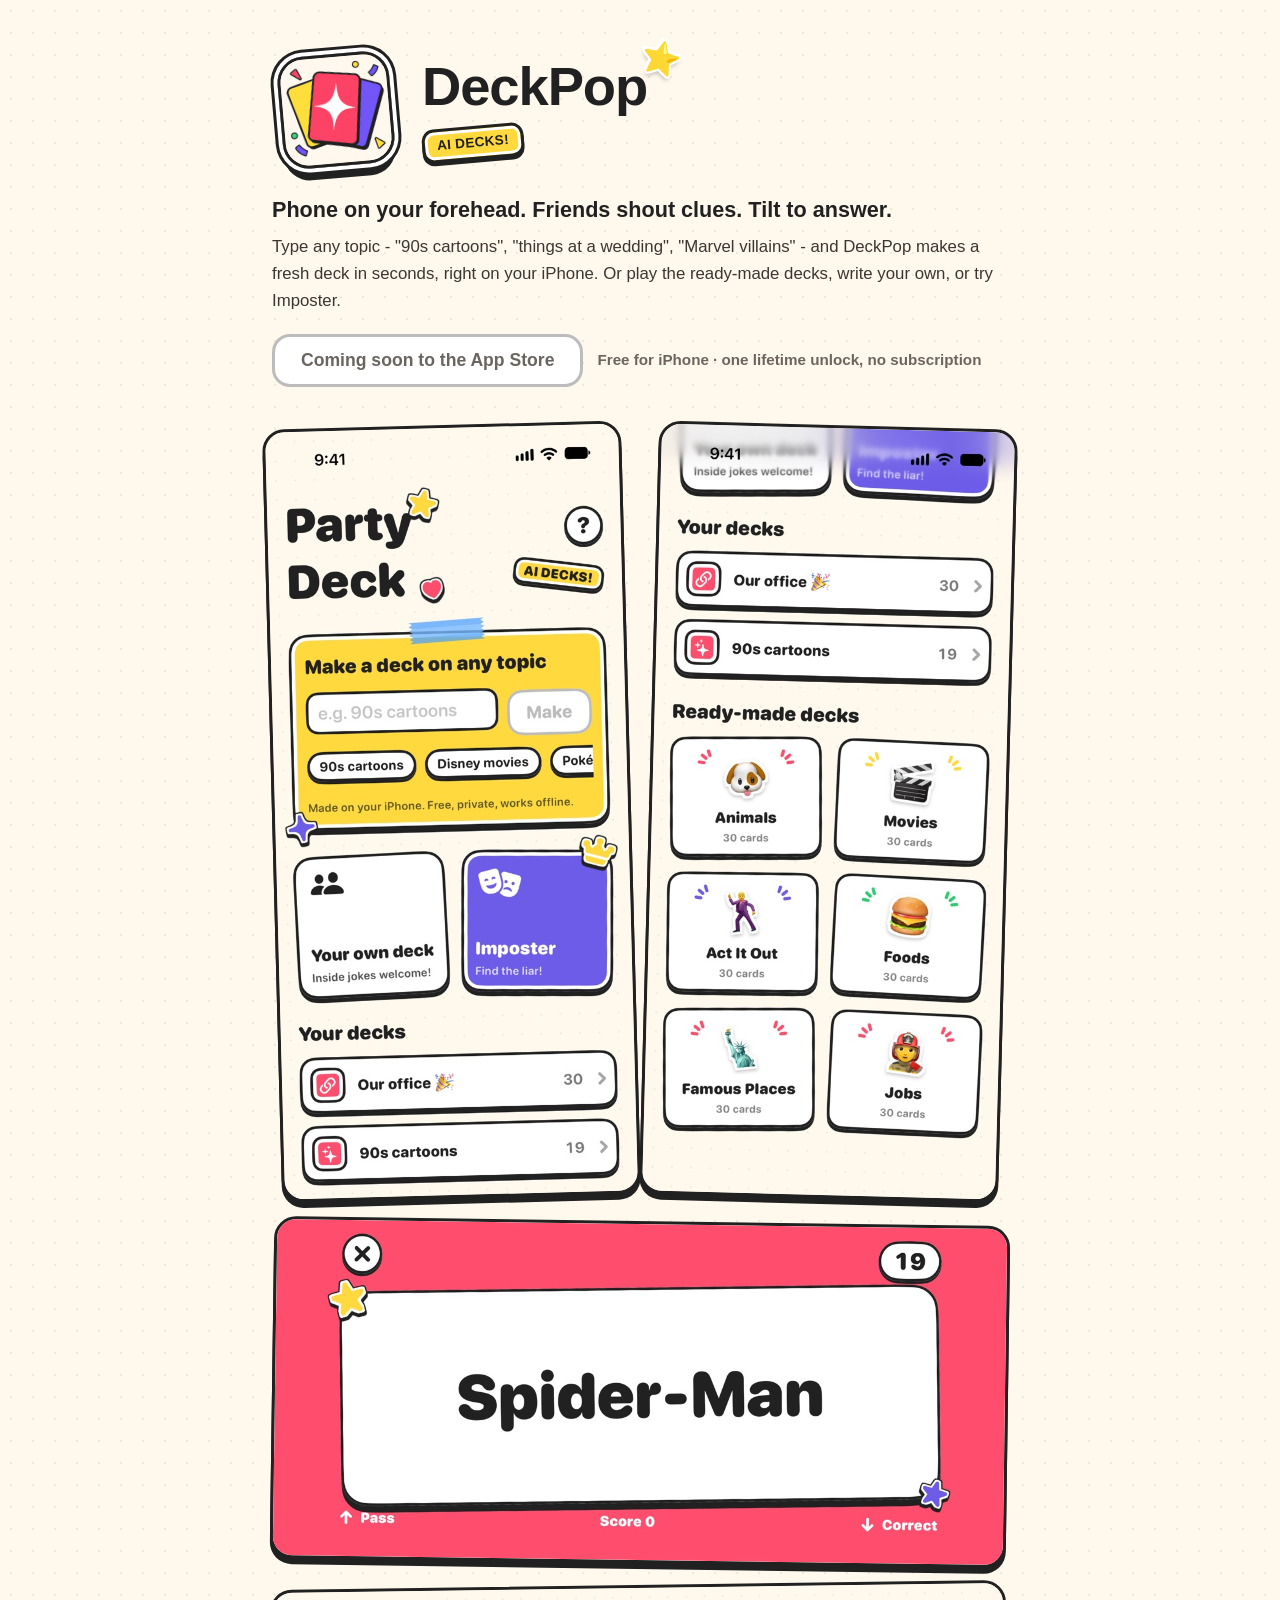
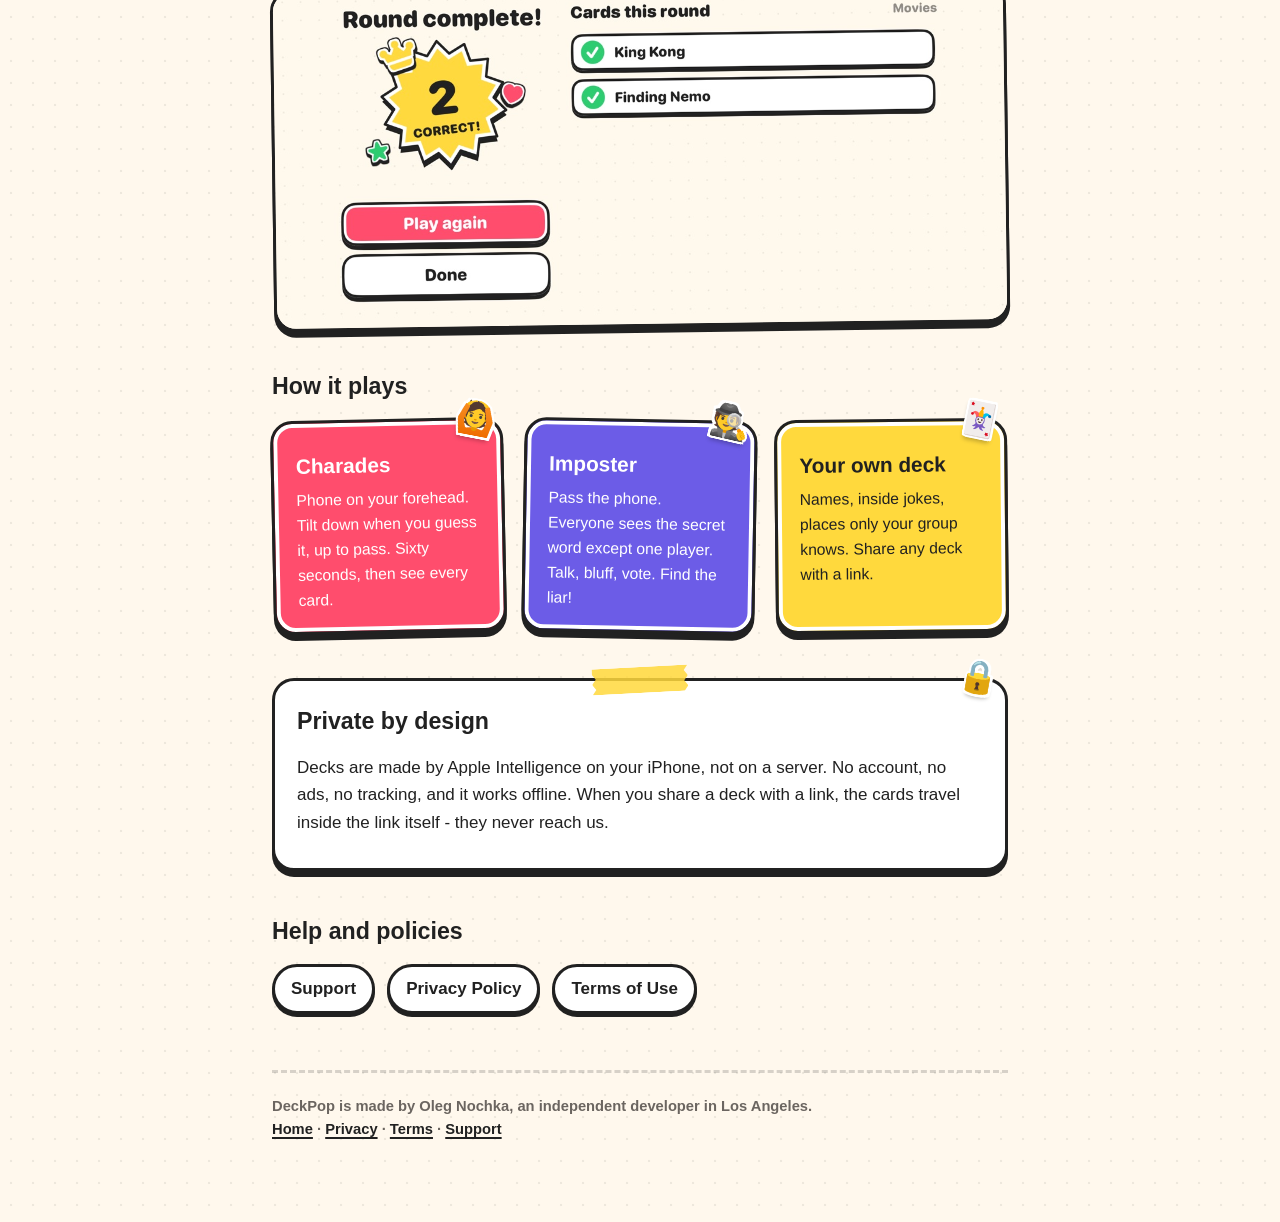
<file: index.html>
<!doctype html>
<html lang="en">
<head>
<meta charset="utf-8">
<meta name="viewport" content="width=device-width, initial-scale=1">
<title>DeckPop - charades and imposter with AI decks</title>
<meta name="description" content="Heads-up style charades and imposter, with AI decks on any topic made on your iPhone. No subscription.">
<meta property="og:type" content="website">
<meta property="og:url" content="https://pacificfrontdesk.github.io/deckpop/">
<meta property="og:title" content="DeckPop - charades and imposter with AI decks">
<meta property="og:image" content="https://pacificfrontdesk.github.io/deckpop/img/icon.jpg">
<meta name="twitter:card" content="summary">
<meta property="og:description" content="Phone on your forehead, tilt to answer. Decks on any topic, made on your iPhone.">
<link rel="icon" href="img/icon.jpg">
<link rel="apple-touch-icon" href="img/icon.jpg">
<link rel="stylesheet" href="style.css">
</head>
<body>
<main>
<div class="hero">
  <img class="icon" src="img/icon.jpg" width="112" height="112" alt="DeckPop app icon: a fan of pink, yellow and purple cards with a white sparkle">
  <div>
    <div class="title"><h1>DeckPop</h1><span class="doodle">⭐</span></div>
    <span class="sticker">AI decks!</span>
  </div>
</div>

<p class="tagline">Phone on your forehead. Friends shout clues. Tilt to answer.</p>
<p class="lead">Type any topic - "90s cartoons", "things at a wedding", "Marvel villains" - and DeckPop
makes a fresh deck in seconds, right on your iPhone. Or play the ready-made decks, write your own,
or try Imposter.</p>
<div class="cta-row">
  <!-- At launch, swap for: <a class="btn" href="https://apps.apple.com/app/idXXXXXXXXXX">Get it on the App Store</a> -->
  <span class="btn soon">Coming soon to the App Store</span>
  <span class="small">Free for iPhone · one lifetime unlock, no subscription</span>
</div>

<div class="shots">
  <img src="img/01-home.jpg" width="552" height="1200" alt="Home screen: make a deck on any topic, your own deck, Imposter">
  <img src="img/02-decks.jpg" width="552" height="1200" alt="Ready-made decks with sticker art: Animals, Movies, Act It Out, Foods">
  <img class="wide" src="img/03-round.jpg" width="1200" height="552" alt="A round in play: the word Spider-Man on a big card, timer at 19">
  <img class="wide" src="img/04-results.jpg" width="1200" height="552" alt="Results: Round complete, 2 correct in a yellow starburst">
</div>

<h2>How it plays</h2>
<div class="modes">
  <div class="card pink">
    <span class="doodle">🙆</span>
    <h3>Charades</h3>
    <p>Phone on your forehead. Tilt down when you guess it, up to pass. Sixty seconds, then see every card.</p>
  </div>
  <div class="card purple">
    <span class="doodle">🕵️</span>
    <h3>Imposter</h3>
    <p>Pass the phone. Everyone sees the secret word except one player. Talk, bluff, vote. Find the liar!</p>
  </div>
  <div class="card yellow">
    <span class="doodle">🃏</span>
    <h3>Your own deck</h3>
    <p>Names, inside jokes, places only your group knows. Share any deck with a link.</p>
  </div>
</div>

<div class="card private tape yellow-tape">
  <span class="doodle" style="right:6px;top:-20px;transform:rotate(10deg)">🔒</span>
  <h2>Private by design</h2>
  <p>Decks are made by Apple Intelligence on your iPhone, not on a server. No account, no ads, no
  tracking, and it works offline. When you share a deck with a link, the cards travel inside the
  link itself - they never reach us.</p>
</div>

<h2>Help and policies</h2>
<div class="chips">
  <a href="./support.html">Support</a>
  <a href="./privacy.html">Privacy Policy</a>
  <a href="./terms.html">Terms of Use</a>
</div>
</main>
<footer>
  DeckPop is made by Oleg Nochka, an independent developer in Los Angeles.<br>
  <a href="./">Home</a> · <a href="./privacy.html">Privacy</a> · <a href="./terms.html">Terms</a> · <a href="./support.html">Support</a>
</footer>
</body>
</html>
</file>
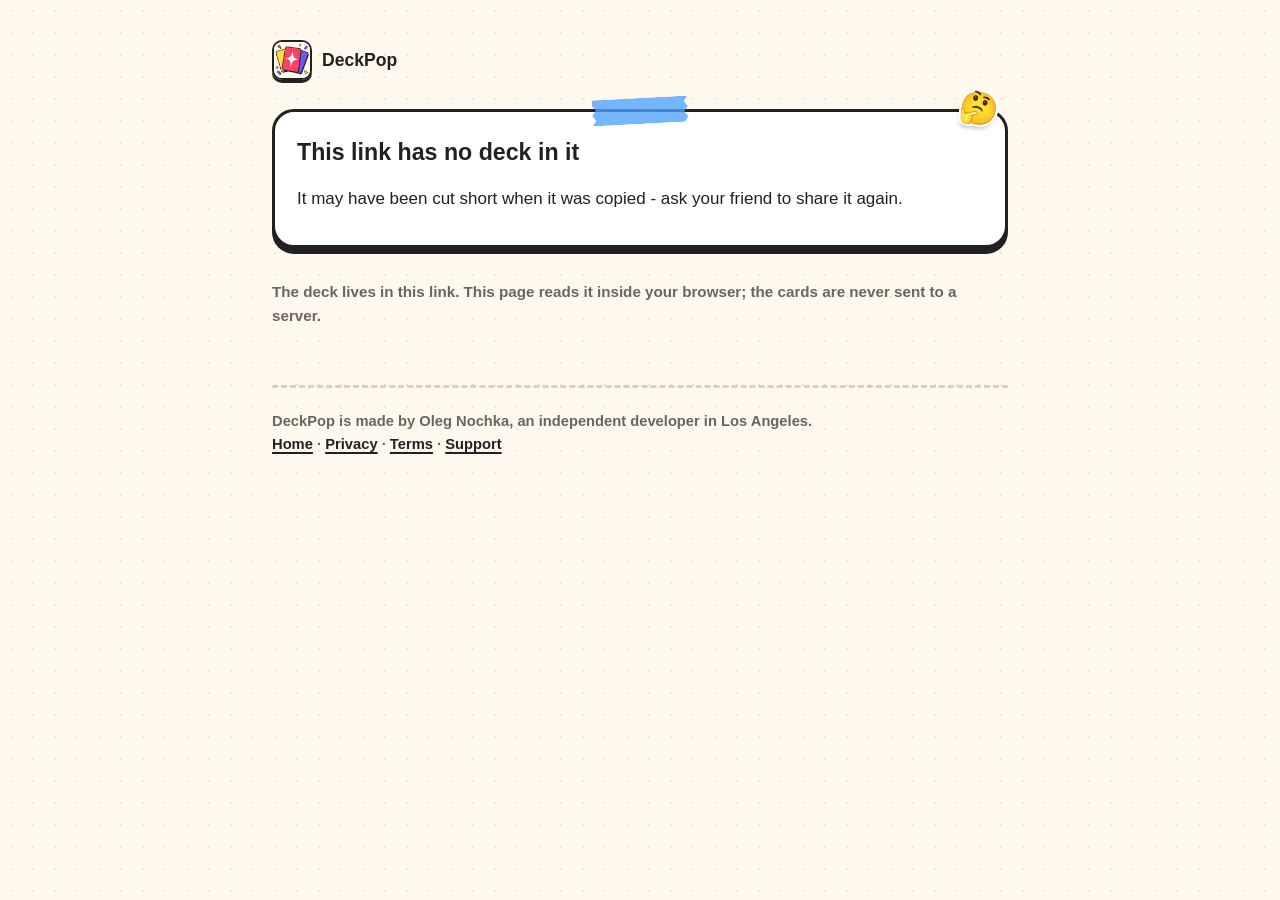
<file: d.html>
<!doctype html>
<html lang="en">
<head>
<meta charset="utf-8">
<meta name="viewport" content="width=device-width, initial-scale=1">
<title>A shared deck - DeckPop</title>
<meta name="robots" content="noindex">
<meta property="og:title" content="A DeckPop deck">
<meta property="og:description" content="Tap to add this deck to DeckPop and play it - phone on your forehead, tilt to answer.">
<meta property="og:image" content="https://pacificfrontdesk.github.io/deckpop/img/icon.jpg">
<link rel="icon" href="img/icon.jpg">
<link rel="apple-touch-icon" href="img/icon.jpg">
<link rel="stylesheet" href="style.css">
</head>
<body>
<main>
<a class="brand" href="./"><img src="img/icon.jpg" alt="">DeckPop</a>
<div id="deck" hidden>
  <div class="page-title">
    <h1 id="title">A shared deck</h1>
    <span class="sticker" id="count">DeckPop</span>
  </div>
  <div class="cta-row">
    <a class="btn" id="open" href="#">Open in DeckPop</a>
    <span class="small" id="store">Don't have it yet? DeckPop is coming soon to the App Store.</span>
  </div>
  <h2>Cards</h2>
  <ul class="deck-cards" id="cards"></ul>
</div>
<div class="card tape" id="error" hidden>
  <span class="doodle" style="right:6px;top:-20px;transform:rotate(12deg)">🤔</span>
  <h2>This link has no deck in it</h2>
  <p>It may have been cut short when it was copied - ask your friend to share it again.</p>
</div>
<p class="small" style="margin-top:2rem">The deck lives in this link. This page reads it inside your browser; the cards
are never sent to a server.</p>
</main>
<footer>
  DeckPop is made by Oleg Nochka, an independent developer in Los Angeles.<br>
  <a href="./">Home</a> · <a href="./privacy.html">Privacy</a> · <a href="./terms.html">Terms</a> · <a href="./support.html">Support</a>
</footer>
<script>
// Mirror of DeckLink.swift: base64url -> raw DEFLATE -> {"v":1,"t":title,"c":[cards]}.
// A new link pasted into the same tab only changes the hash, so start over.
addEventListener("hashchange", () => location.reload());
(async () => {
  const frag = location.hash.slice(1);
  const show = id => document.getElementById(id).hidden = false;
  try {
    if (!frag || frag.length > 20000) throw new Error("empty");
    const b64 = frag.replace(/-/g, "+").replace(/_/g, "/");
    const bytes = Uint8Array.from(atob(b64 + "===".slice((b64.length + 3) % 4)), c => c.charCodeAt(0));
    const stream = new Blob([bytes]).stream().pipeThrough(new DecompressionStream("deflate-raw"));
    const deck = JSON.parse(await new Response(stream).text());
    // Same cleaning as the app: drop control characters, cap lengths, skip repeats.
    const clean = (s, max) => String(s ?? "").replace(/\p{Cc}/gu, "").trim().slice(0, max).trim();
    const seen = new Set();
    const cards = (Array.isArray(deck.c) ? deck.c : []).map(c => clean(c, 80))
      .filter(c => c && !seen.has(c.toLowerCase()) && seen.add(c.toLowerCase())).slice(0, 200);
    if (!cards.length) throw new Error("no cards");
    const title = clean(deck.t, 60) || "Shared deck";
    document.title = title + " - DeckPop";
    document.getElementById("title").textContent = title;
    document.getElementById("count").textContent = cards.length + " cards";
    const list = document.getElementById("cards");
    for (const c of cards) { const li = document.createElement("li"); li.textContent = c; list.append(li); }
    document.getElementById("open").href = "partydeck://deck#" + frag;
    show("deck");
  } catch (e) {
    show("error");
  }
})();
</script>
</body>
</html>
</file>
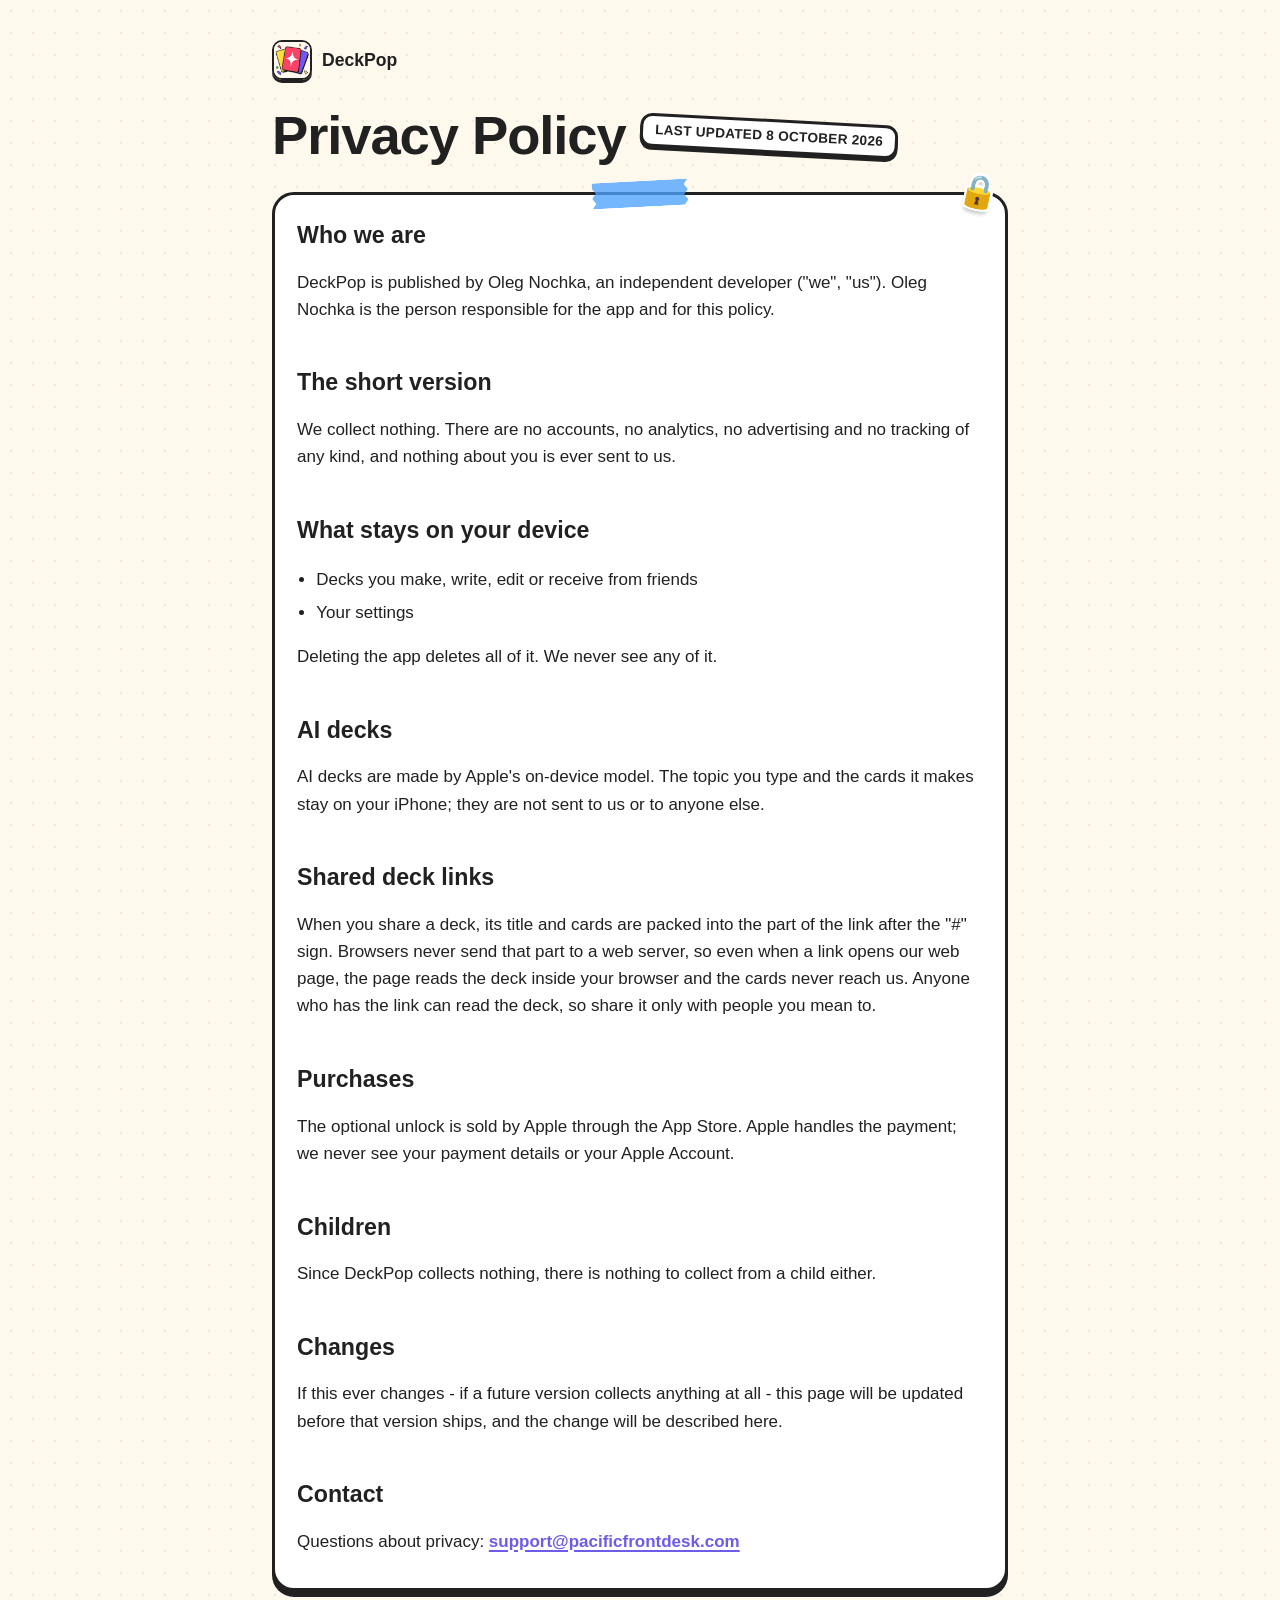
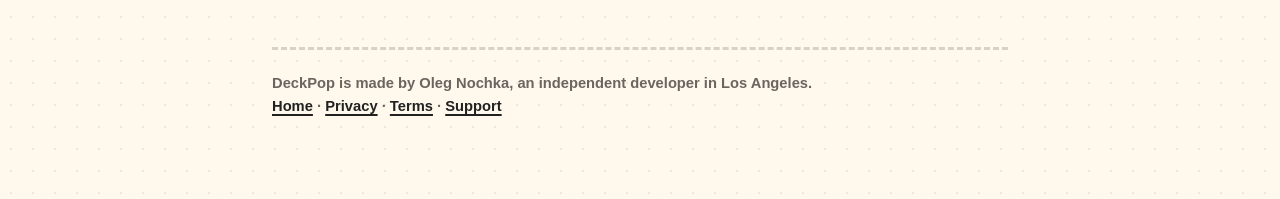
<file: privacy.html>
<!doctype html>
<html lang="en">
<head>
<meta charset="utf-8">
<meta name="viewport" content="width=device-width, initial-scale=1">
<title>Privacy Policy - DeckPop</title>
<link rel="icon" href="img/icon.jpg">
<link rel="apple-touch-icon" href="img/icon.jpg">
<link rel="stylesheet" href="style.css">
</head>
<body>
<main>
<a class="brand" href="./"><img src="img/icon.jpg" alt="">DeckPop</a>
<div class="page-title">
  <h1>Privacy Policy</h1>
  <span class="sticker white">last updated 8 October 2026</span>
</div>
<div class="card tape">
<span class="doodle" style="right:6px;top:-20px;transform:rotate(12deg)">🔒</span>
<h2>Who we are</h2>
<p>DeckPop is published by Oleg Nochka, an independent developer ("we", "us"). Oleg Nochka is
the person responsible for the app and for this policy.</p>

<h2>The short version</h2>
<p>We collect nothing. There are no accounts, no analytics, no advertising and no tracking of
any kind, and nothing about you is ever sent to us.</p>

<h2>What stays on your device</h2>
<ul>
  <li>Decks you make, write, edit or receive from friends</li>
  <li>Your settings</li>
</ul>
<p>Deleting the app deletes all of it. We never see any of it.</p>

<h2>AI decks</h2>
<p>AI decks are made by Apple's on-device model. The topic you type and the cards it makes stay
on your iPhone; they are not sent to us or to anyone else.</p>

<h2>Shared deck links</h2>
<p>When you share a deck, its title and cards are packed into the part of the link after the
"#" sign. Browsers never send that part to a web server, so even when a link opens our web
page, the page reads the deck inside your browser and the cards never reach us. Anyone who has
the link can read the deck, so share it only with people you mean to.</p>

<h2>Purchases</h2>
<p>The optional unlock is sold by Apple through the App Store. Apple handles the payment; we
never see your payment details or your Apple Account.</p>

<h2>Children</h2>
<p>Since DeckPop collects nothing, there is nothing to collect from a child either.</p>

<h2>Changes</h2>
<p>If this ever changes - if a future version collects anything at all - this page will be
updated before that version ships, and the change will be described here.</p>

<h2>Contact</h2>
<p>Questions about privacy:
<a href="mailto:support@pacificfrontdesk.com">support@pacificfrontdesk.com</a></p>
</div>
</main>
<footer>
  DeckPop is made by Oleg Nochka, an independent developer in Los Angeles.<br>
  <a href="./">Home</a> · <a href="./privacy.html">Privacy</a> · <a href="./terms.html">Terms</a> · <a href="./support.html">Support</a>
</footer>
</body>
</html>
</file>
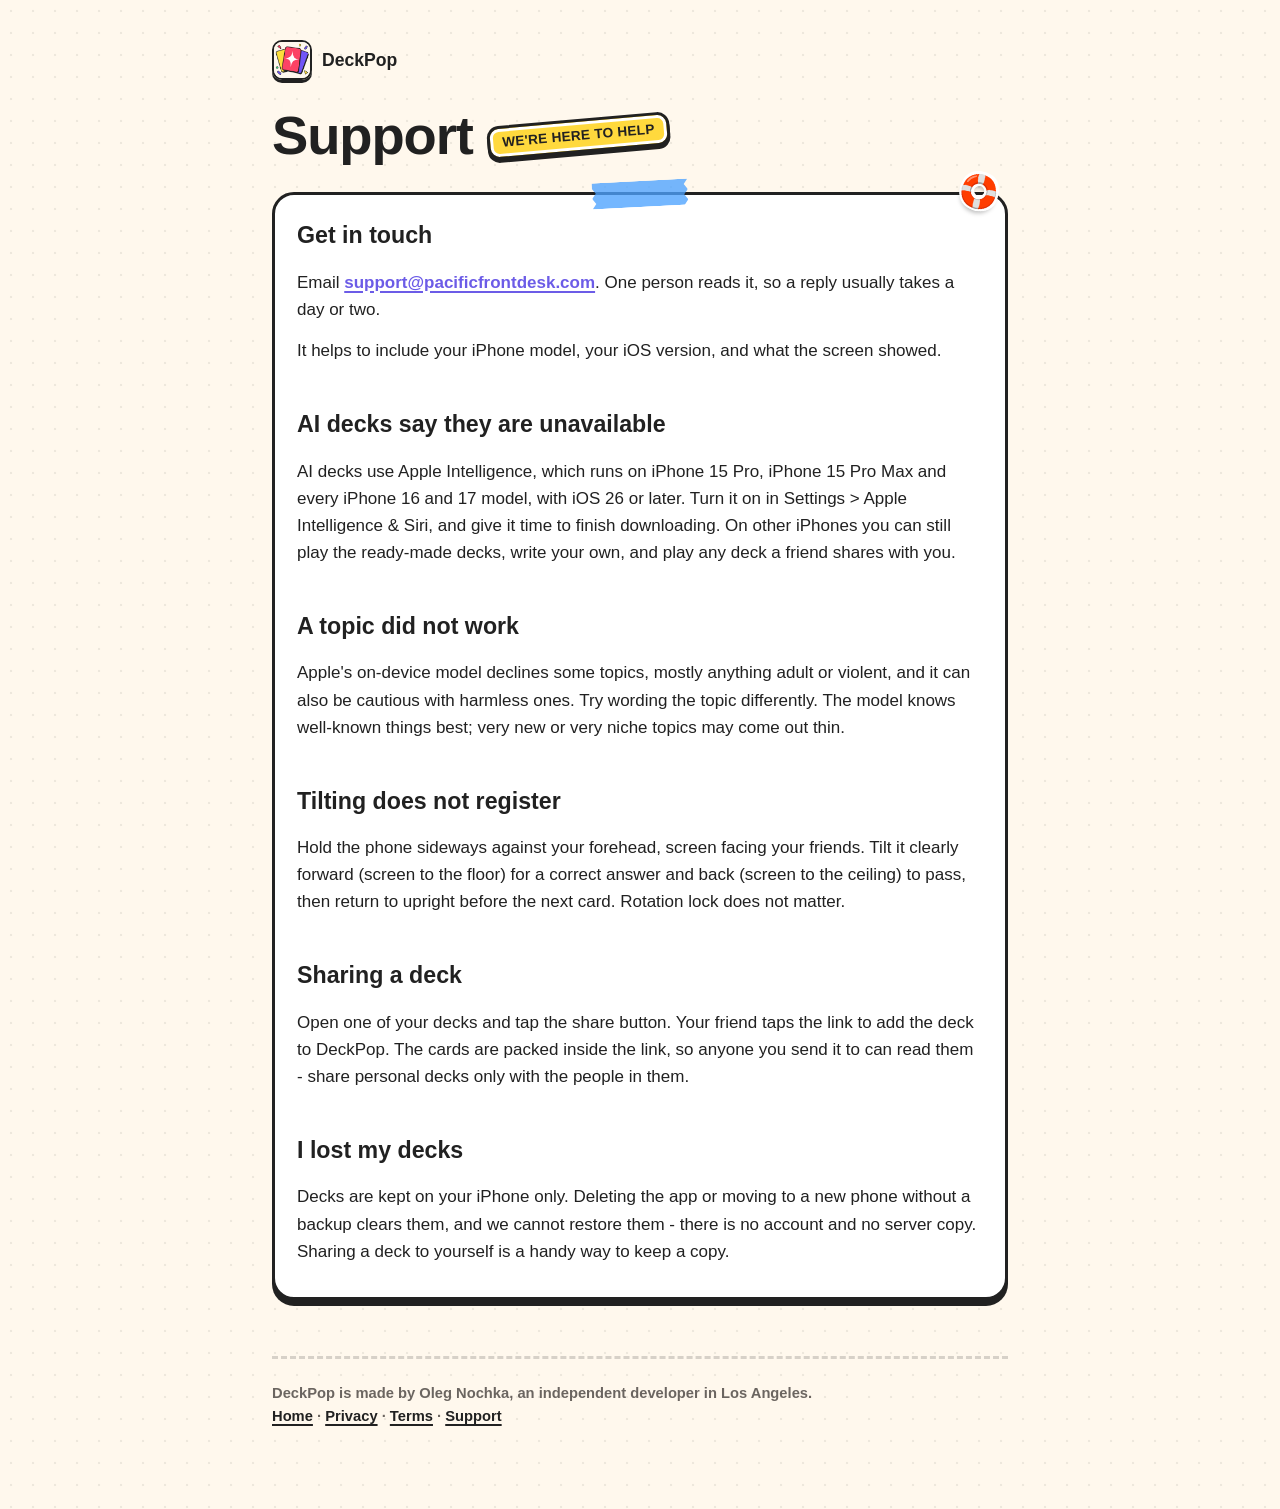
<file: support.html>
<!doctype html>
<html lang="en">
<head>
<meta charset="utf-8">
<meta name="viewport" content="width=device-width, initial-scale=1">
<title>Support - DeckPop</title>
<link rel="icon" href="img/icon.jpg">
<link rel="apple-touch-icon" href="img/icon.jpg">
<link rel="stylesheet" href="style.css">
</head>
<body>
<main>
<a class="brand" href="./"><img src="img/icon.jpg" alt="">DeckPop</a>
<div class="page-title">
  <h1>Support</h1>
  <span class="sticker yellow">We're here to help</span>
</div>
<div class="card tape">
<span class="doodle" style="right:6px;top:-20px;transform:rotate(12deg)">🛟</span>
<h2>Get in touch</h2>
<p>Email <a href="mailto:support@pacificfrontdesk.com">support@pacificfrontdesk.com</a>. One person
reads it, so a reply usually takes a day or two.</p>
<p>It helps to include your iPhone model, your iOS version, and what the screen showed.</p>

<h2>AI decks say they are unavailable</h2>
<p>AI decks use Apple Intelligence, which runs on iPhone 15 Pro, iPhone 15 Pro Max and every
iPhone 16 and 17 model, with iOS 26 or later. Turn it on in Settings > Apple Intelligence &amp;
Siri, and give it time to finish downloading. On other iPhones you can still play the ready-made
decks, write your own, and play any deck a friend shares with you.</p>

<h2>A topic did not work</h2>
<p>Apple's on-device model declines some topics, mostly anything adult or violent, and it can
also be cautious with harmless ones. Try wording the topic differently. The model knows
well-known things best; very new or very niche topics may come out thin.</p>

<h2>Tilting does not register</h2>
<p>Hold the phone sideways against your forehead, screen facing your friends. Tilt it clearly
forward (screen to the floor) for a correct answer and back (screen to the ceiling) to pass,
then return to upright before the next card. Rotation lock does not matter.</p>

<h2>Sharing a deck</h2>
<p>Open one of your decks and tap the share button. Your friend taps the link to add the deck
to DeckPop. The cards are packed inside the link, so anyone you send it to can read them -
share personal decks only with the people in them.</p>

<h2>I lost my decks</h2>
<p>Decks are kept on your iPhone only. Deleting the app or moving to a new phone without a
backup clears them, and we cannot restore them - there is no account and no server copy.
Sharing a deck to yourself is a handy way to keep a copy.</p>
</div>
</main>
<footer>
  DeckPop is made by Oleg Nochka, an independent developer in Los Angeles.<br>
  <a href="./">Home</a> · <a href="./privacy.html">Privacy</a> · <a href="./terms.html">Terms</a> · <a href="./support.html">Support</a>
</footer>
</body>
</html>
</file>
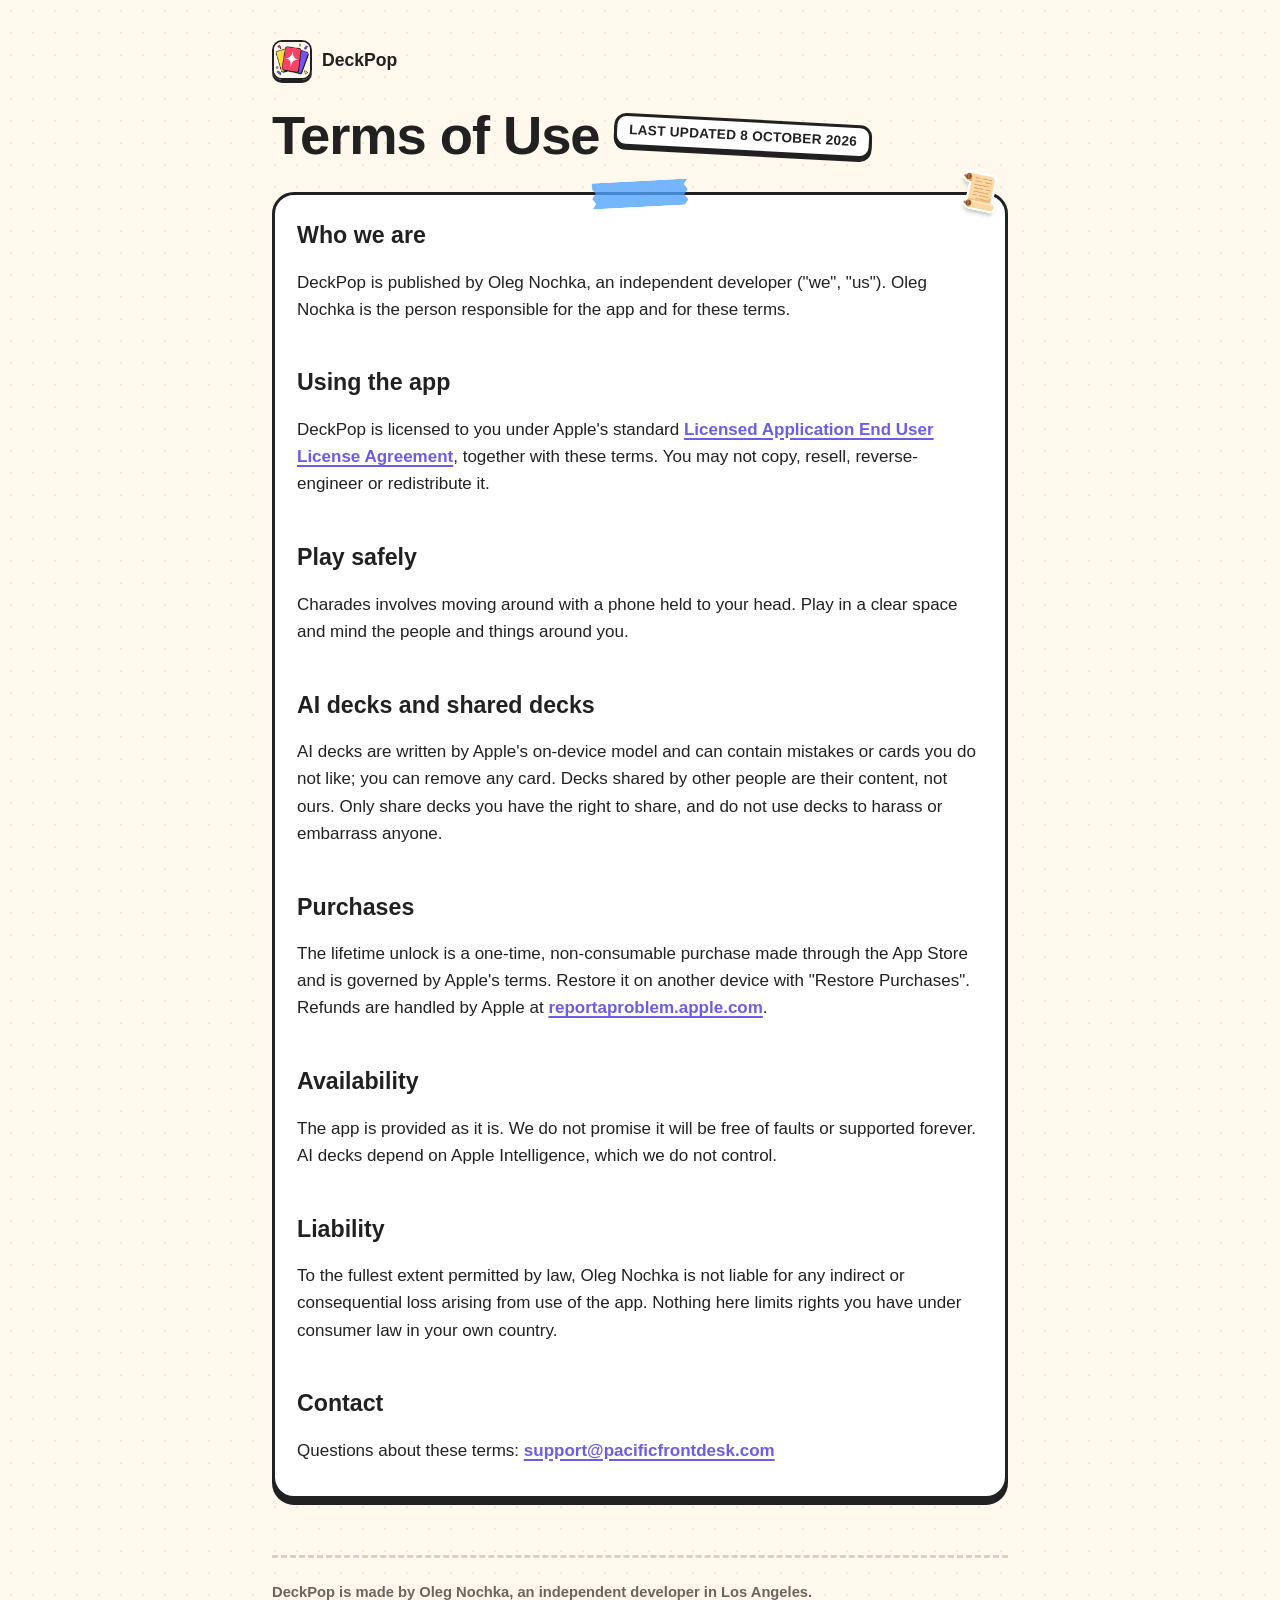
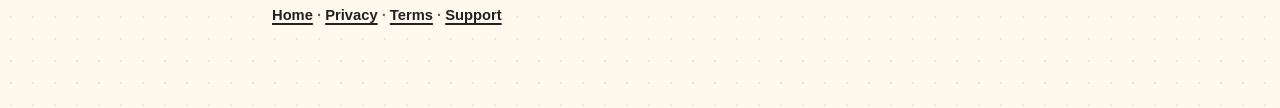
<file: terms.html>
<!doctype html>
<html lang="en">
<head>
<meta charset="utf-8">
<meta name="viewport" content="width=device-width, initial-scale=1">
<title>Terms of Use - DeckPop</title>
<link rel="icon" href="img/icon.jpg">
<link rel="apple-touch-icon" href="img/icon.jpg">
<link rel="stylesheet" href="style.css">
</head>
<body>
<main>
<a class="brand" href="./"><img src="img/icon.jpg" alt="">DeckPop</a>
<div class="page-title">
  <h1>Terms of Use</h1>
  <span class="sticker white">last updated 8 October 2026</span>
</div>
<div class="card tape">
<span class="doodle" style="right:6px;top:-20px;transform:rotate(12deg)">📜</span>
<h2>Who we are</h2>
<p>DeckPop is published by Oleg Nochka, an independent developer ("we", "us"). Oleg Nochka is
the person responsible for the app and for these terms.</p>

<h2>Using the app</h2>
<p>DeckPop is licensed to you under Apple's standard
<a href="https://www.apple.com/legal/internet-services/itunes/dev/stdeula/">Licensed Application
End User License Agreement</a>, together with these terms. You may not copy, resell,
reverse-engineer or redistribute it.</p>

<h2>Play safely</h2>
<p>Charades involves moving around with a phone held to your head. Play in a clear space and
mind the people and things around you.</p>

<h2>AI decks and shared decks</h2>
<p>AI decks are written by Apple's on-device model and can contain mistakes or cards you do not
like; you can remove any card. Decks shared by other people are their content, not ours. Only
share decks you have the right to share, and do not use decks to harass or embarrass anyone.</p>

<h2>Purchases</h2>
<p>The lifetime unlock is a one-time, non-consumable purchase made through the App Store and is
governed by Apple's terms. Restore it on another device with "Restore Purchases". Refunds are
handled by Apple at <a href="https://reportaproblem.apple.com">reportaproblem.apple.com</a>.</p>

<h2>Availability</h2>
<p>The app is provided as it is. We do not promise it will be free of faults or supported
forever. AI decks depend on Apple Intelligence, which we do not control.</p>

<h2>Liability</h2>
<p>To the fullest extent permitted by law, Oleg Nochka is not liable for any indirect or
consequential loss arising from use of the app. Nothing here limits rights you have under
consumer law in your own country.</p>

<h2>Contact</h2>
<p>Questions about these terms:
<a href="mailto:support@pacificfrontdesk.com">support@pacificfrontdesk.com</a></p>
</div>
</main>
<footer>
  DeckPop is made by Oleg Nochka, an independent developer in Los Angeles.<br>
  <a href="./">Home</a> · <a href="./privacy.html">Privacy</a> · <a href="./terms.html">Terms</a> · <a href="./support.html">Support</a>
</footer>
</body>
</html>
</file>
<file: style.css>
/* DeckPop - "POP! x Sticker Party", matching the app's Theme.swift:
   cream dotted paper, charcoal outlines, hard offset shadows, white die-cut rings,
   sticker doodles and washi tape. Light only, like the app. */
:root {
  color-scheme: light;
  --cream: #FFF8ED;
  --pink: #FF4D6D;
  --yellow: #FFD93D;
  --purple: #6C5CE7;
  --ink: #212121;
  --green: #2ECC71;
  --blue: #4DA3FF;
  --soft: #6B6560;
  --outline: 3px;
  --drop: 6px;
  --round: ui-rounded, "SF Pro Rounded", "Nunito", "Varela Round", -apple-system, BlinkMacSystemFont, "Segoe UI", Roboto, sans-serif;
}

* { box-sizing: border-box; }

body {
  margin: 0;
  padding: 40px 20px 80px;
  font: 17px/1.6 var(--round);
  color: var(--ink);
  background-color: var(--cream);
  /* Dot grid at a fixed pitch, like the app's Paper view. */
  background-image: radial-gradient(rgba(33, 33, 33, 0.08) 1.2px, transparent 1.6px);
  background-size: 22px 22px;
}

main { max-width: 46rem; margin: 0 auto; }

a { color: var(--purple); font-weight: 700; text-decoration-thickness: 2px; text-underline-offset: 3px; }

h1 { font-size: clamp(2.4rem, 8vw, 3.4rem); line-height: 1; font-weight: 900; letter-spacing: -0.02em; margin: 0; }
h2 { font-size: 1.45rem; font-weight: 900; margin: 2.6rem 0 0.9rem; }
.card h2:first-child, .card .doodle + h2 { margin-top: 0; }
h3 { font-size: 1.15rem; font-weight: 900; margin: 1.6rem 0 0.4rem; }
p { margin: 0 0 0.9rem; }
ul { padding-left: 1.2rem; }
li { margin: 0.35rem 0; }

/* ---------- Building blocks ---------- */

/* Outlined slab, hard shadow, white die-cut ring inside the outline. */
.card {
  position: relative;
  background: #fff;
  border: var(--outline) solid var(--ink);
  border-radius: 22px;
  box-shadow: inset 0 0 0 4px #fff, 0 var(--drop) 0 var(--ink);
  padding: 22px 22px 18px;
}
.card.pink { background: var(--pink); color: #fff; }
.card.purple { background: var(--purple); color: #fff; }
.card.yellow { background: var(--yellow); }
.card.pink a, .card.purple a { color: #fff; }

/* Chunky button: sinks onto its shadow when pressed. */
.btn {
  display: inline-block;
  padding: 13px 26px;
  border: var(--outline) solid var(--ink);
  border-radius: 18px;
  background: var(--pink);
  color: #fff;
  font: 900 1.1rem/1.2 var(--round);
  text-decoration: none;
  box-shadow: inset 0 0 0 3px #fff, 0 5px 0 var(--ink);
  transition: transform 0.08s, box-shadow 0.08s;
  cursor: pointer;
}
.btn:active { transform: translateY(5px); box-shadow: inset 0 0 0 3px #fff, 0 0 0 var(--ink); }
.btn.white { background: #fff; color: var(--ink); }
/* Nothing to tap until the app is live, so it reads as a label, not a button. */
.btn.soon { background: #fff; color: var(--soft); border-color: rgba(33, 33, 33, 0.3); box-shadow: none; cursor: default; }

/* Tilted label, like a sticker slapped on the page. */
.sticker {
  display: inline-block;
  padding: 5px 12px;
  border: var(--outline) solid var(--ink);
  border-radius: 12px;
  background: var(--yellow);
  color: var(--ink);
  font: 900 0.85rem/1.3 var(--round);
  text-transform: uppercase;
  letter-spacing: 0.02em;
  box-shadow: inset 0 0 0 3px #fff, 0 3px 0 var(--ink);
  transform: rotate(-5deg);
  white-space: nowrap;
}
.sticker.white { background: #fff; transform: rotate(3deg); }

/* Emoji cut out as a die-cut sticker. */
.doodle {
  position: absolute;
  font-size: 2rem;
  line-height: 1;
  text-shadow: 2px 0 #fff, -2px 0 #fff, 0 2px #fff, 0 -2px #fff, 2px 2px #fff, -2px -2px #fff, 2px -2px #fff, -2px 2px #fff,
               0 4px 4px rgba(0, 0, 0, 0.25);
  pointer-events: none;
  user-select: none;
}

/* Washi tape strip with torn zigzag ends, taping a card to the page. */
.tape::before {
  content: "";
  position: absolute;
  top: -14px;
  left: 50%;
  width: 96px;
  height: 26px;
  margin-left: -48px;
  background: var(--tape, rgba(77, 163, 255, 0.78));
  transform: rotate(-3deg);
  clip-path: polygon(0 0, 100% 0, 96% 20%, 100% 40%, 96% 60%, 100% 80%, 96% 100%, 0 100%, 4% 80%, 0 60%, 4% 40%, 0 20%);
}
.tape.yellow-tape { --tape: rgba(255, 217, 61, 0.85); }

/* ---------- Page header (inner pages) ---------- */

.brand {
  display: inline-flex;
  align-items: center;
  gap: 10px;
  color: var(--ink);
  text-decoration: none;
  font-weight: 900;
  font-size: 1.1rem;
  margin-bottom: 1.8rem;
}
.brand img { width: 40px; height: 40px; border-radius: 10px; border: 2px solid var(--ink); box-shadow: 0 3px 0 var(--ink); }
.page-title { display: flex; align-items: center; gap: 14px; flex-wrap: wrap; margin-bottom: 1.8rem; }

/* ---------- Home ---------- */

.hero { display: flex; align-items: center; gap: 22px; margin: 6px 0 1.4rem; }
.hero .icon {
  width: 112px; height: 112px; flex: 0 0 auto;
  border-radius: 26px;
  border: var(--outline) solid var(--ink);
  box-shadow: 0 0 0 4px #fff, 0 0 0 7px var(--ink), 0 12px 0 var(--ink);
  transform: rotate(-5deg);
  margin: 8px;
}
.hero .title { position: relative; }
.hero .title .doodle { right: -34px; top: -18px; transform: rotate(14deg); }
.hero .sticker { margin-top: 12px; }
.tagline { font-size: 1.35rem; font-weight: 900; line-height: 1.3; margin: 0 0 0.6rem; }
.lead { font-size: 1.05rem; color: #3A3632; }
.cta-row { display: flex; align-items: center; gap: 14px; flex-wrap: wrap; margin: 1.2rem 0 0.4rem; }
.small { color: var(--soft); font-size: 0.95rem; font-weight: 700; }

.shots {
  display: grid;
  grid-template-columns: 1fr 1fr;
  gap: 22px 18px;
  margin: 2.4rem 0 0.5rem;
}
.shots img {
  display: block;
  width: 100%;
  height: auto;
  border: var(--outline) solid var(--ink);
  border-radius: 22px;
  box-shadow: 0 var(--drop) 0 var(--ink);
  background: #fff;
}
.shots img.wide { grid-column: 1 / -1; }
.shots img:nth-child(1) { transform: rotate(-1.5deg); }
.shots img:nth-child(2) { transform: rotate(1.5deg); }
.shots img:nth-child(3) { transform: rotate(0.8deg); }
.shots img:nth-child(4) { transform: rotate(-0.8deg); }

.modes { display: grid; grid-template-columns: repeat(3, 1fr); gap: 18px; }
.modes .card { padding-top: 26px; }
.modes .card:nth-child(1) { transform: rotate(-1.2deg); }
.modes .card:nth-child(2) { transform: rotate(1deg); }
.modes .card:nth-child(3) { transform: rotate(-0.6deg); }
.modes h3 { margin: 0 0 0.3rem; font-size: 1.3rem; }
.modes p { margin: 0; font-size: 0.98rem; }
.modes .doodle { top: -18px; right: 4px; transform: rotate(12deg); }

.private { margin-top: 2.8rem; }
.chips { display: flex; flex-wrap: wrap; gap: 12px; margin-top: 0.4rem; }
.chips a {
  padding: 8px 16px;
  border: var(--outline) solid var(--ink);
  border-radius: 999px;
  background: #fff;
  color: var(--ink);
  text-decoration: none;
  font-weight: 800;
  box-shadow: 0 3px 0 var(--ink);
}

/* ---------- Shared deck page ---------- */

.deck-cards { list-style: none; padding: 0; margin: 0; display: grid; grid-template-columns: 1fr 1fr; gap: 10px; }
.deck-cards li {
  margin: 0;
  padding: 9px 14px;
  background: #fff;
  border: var(--outline) solid var(--ink);
  border-radius: 14px;
  box-shadow: 0 3px 0 var(--ink);
  font-weight: 800;
  overflow-wrap: anywhere;
}

/* ---------- Footer ---------- */

footer {
  max-width: 46rem;
  margin: 3.5rem auto 0;
  padding-top: 1.4rem;
  border-top: 3px dashed rgba(33, 33, 33, 0.18);
  color: var(--soft);
  font-size: 0.92rem;
  font-weight: 600;
}
footer a { color: var(--ink); }

@media (max-width: 600px) {
  body { padding: 28px 16px 64px; }
  .hero { gap: 14px; }
  .hero .icon { width: 84px; height: 84px; border-radius: 20px; }
  .modes { grid-template-columns: 1fr; }
  .deck-cards { grid-template-columns: 1fr; }
  .card { padding: 18px 18px 14px; }
}
</file>
